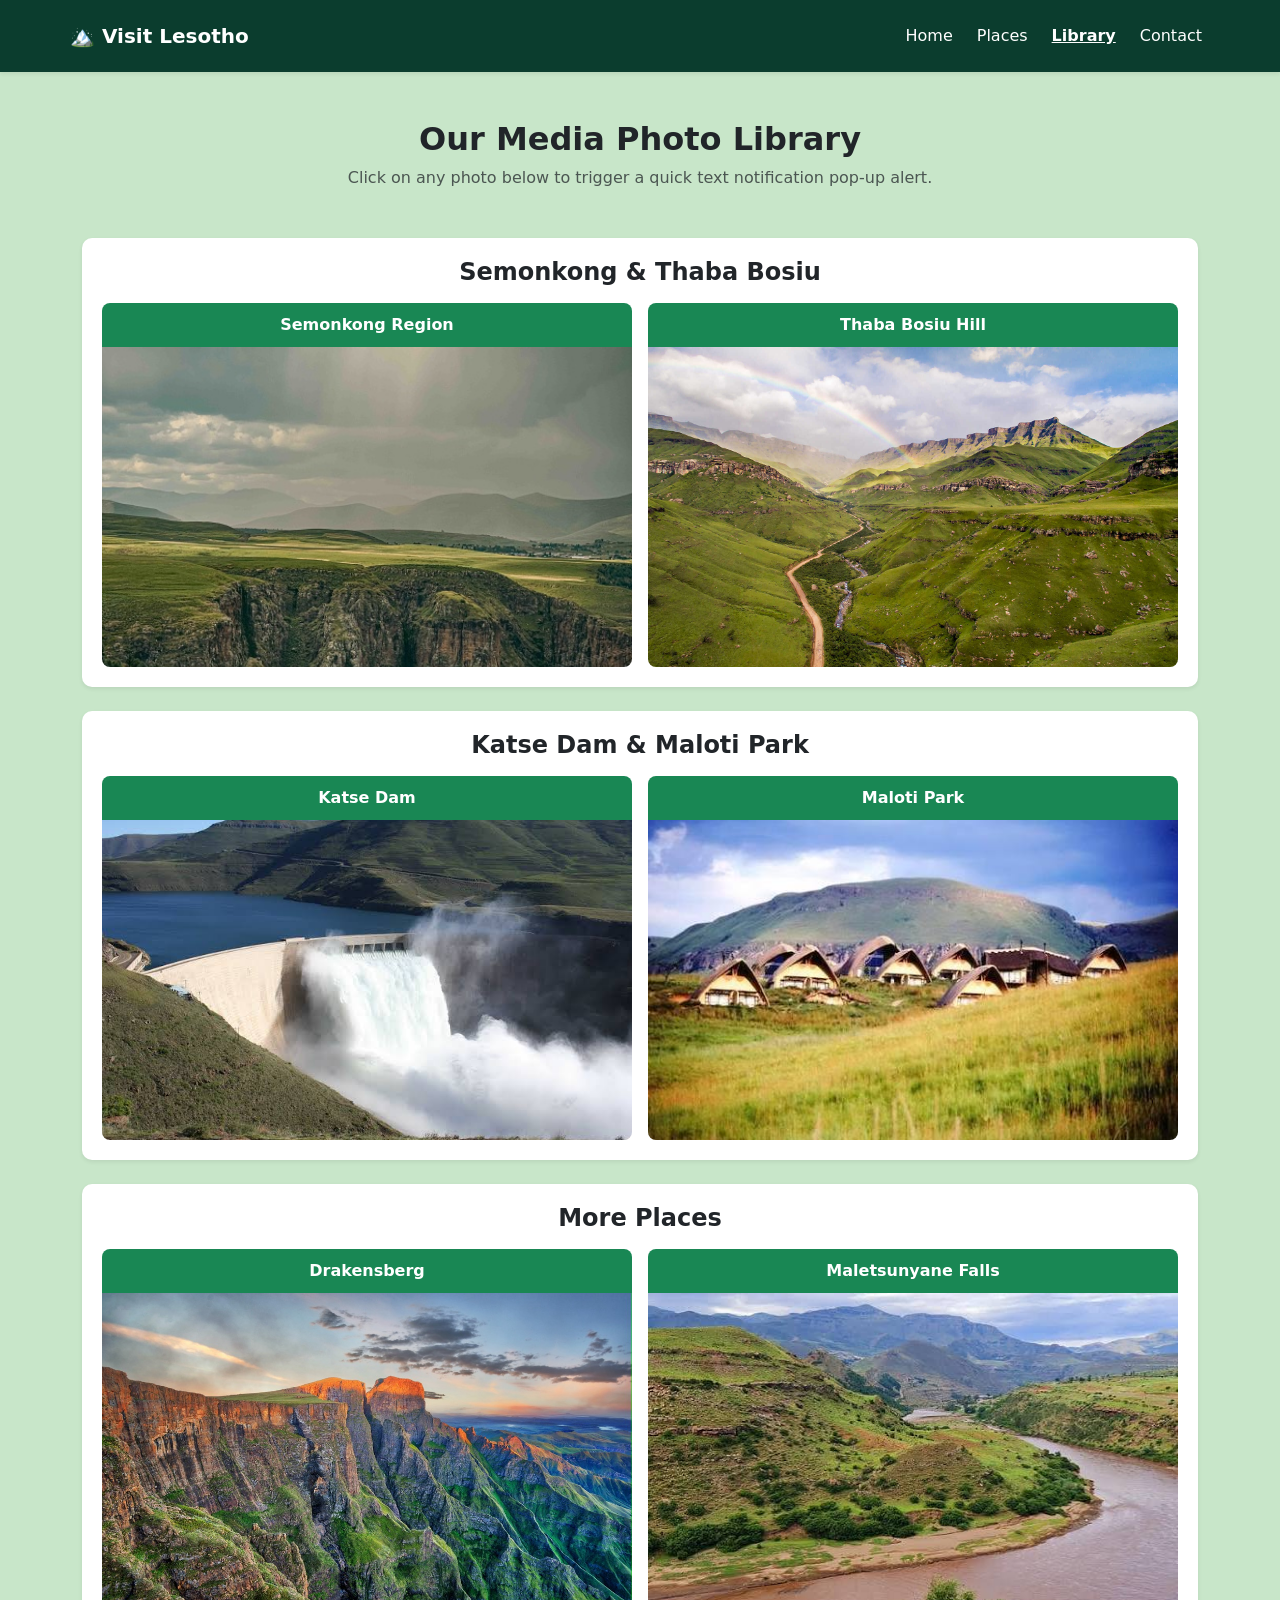
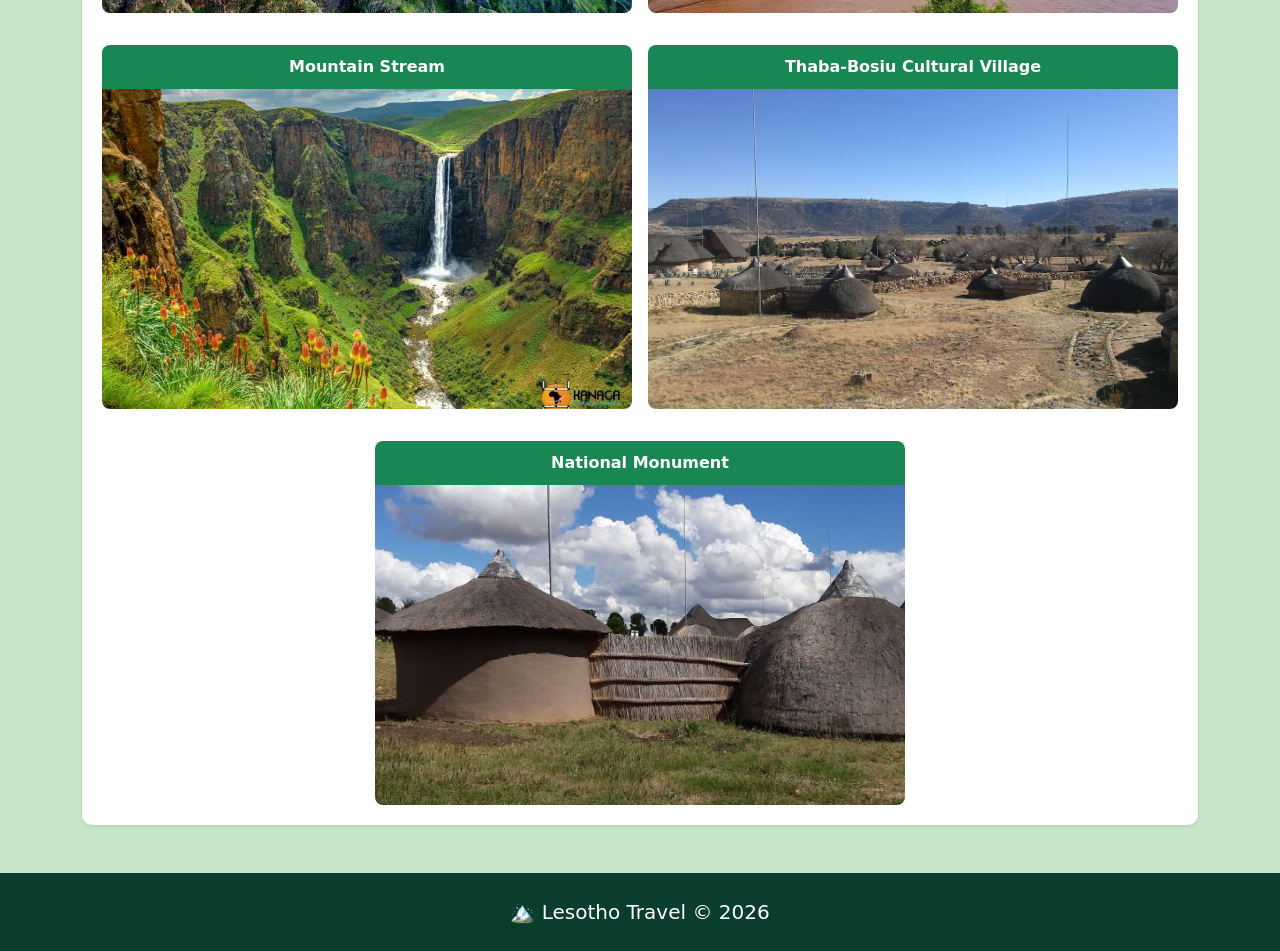
<file: about.html>
<!DOCTYPE html>
<html lang="en">
<head>
    <meta charset="UTF-8">
    <meta name="viewport" content="width=device-width, initial-scale=1">
    <title>Photo Library - Lesotho</title>
    <link href="https://cdn.jsdelivr.net/npm/bootstrap@5.3.3/dist/css/bootstrap.min.css" rel="stylesheet">
    <script src="https://cdn.jsdelivr.net/npm/bootstrap@5.3.3/dist/js/bootstrap.bundle.min.js"></script>
    <style>
        body { background: #c8e6c9; }
        header, footer { background-color: #0b3d2e; }
        .nav-link { color: white !important; }
        .nav-link:hover, .nav-link.active { text-decoration: underline; }
        .content-box { background: white; padding: 20px; border-radius: 10px; }
        .place-img { width: 100%; height: 320px; object-fit: cover; border-radius: 0 0 8px 8px; display: block; margin: 0 auto; }
        .pic-title {
            font-weight: bold;
            text-align: center !important;
            margin-bottom: 0;
            width: 100%;
            background: #198754;
            color: white;
            padding: 10px 5px;
            border-radius: 8px 8px 0 0;
        }
        .section-title { text-align: center; }
        .navbar-toggler { border-color: white; }
        .navbar-toggler-icon { filter: invert(1); }
        @media (max-width: 768px) {
            .place-img { height: 260px; }
            .content-box { padding: 15px; }
            h2 { font-size: 1.5rem; }
        }
        @media (max-width: 480px) {
            .place-img { height: auto; max-height: 280px; }
            .content-box { padding: 12px; }
            h2 { font-size: 1.3rem; }
            main { padding-left: 12px; padding-right: 12px; }
        }
    </style>
</head>
<body>

    <header class="py-2 shadow-sm sticky-top">
        <nav class="navbar navbar-expand-md navbar-dark container">
            <a class="navbar-brand fw-bold mx-auto mx-md-0" href="index.html">🏔️ Visit Lesotho</a>
            <button class="navbar-toggler" type="button" data-bs-toggle="collapse" data-bs-target="#mainNav" aria-controls="mainNav" aria-expanded="false" aria-label="Toggle navigation">
                <span class="navbar-toggler-icon"></span>
            </button>
            <div class="collapse navbar-collapse justify-content-center justify-content-md-end" id="mainNav">
                <ul class="navbar-nav text-center gap-1 gap-md-2">
                    <li class="nav-item"><a class="nav-link px-2" href="index.html">Home</a></li>
                    <li class="nav-item"><a class="nav-link px-2" href="about.html">Places</a></li>
                    <li class="nav-item"><a class="nav-link px-2 fw-bold active" href="gallery.html">Library</a></li>
                    <li class="nav-item"><a class="nav-link px-2" href="contact.html">Contact</a></li>
                </ul>
            </div>
        </nav>
    </header>

    <main class="container my-4 my-md-5">
        <h2 class="text-center mb-2 fw-bold">Our Media Photo Library</h2>
        <p class="text-center text-muted mb-4 mb-md-5 px-2">Click on any photo below to trigger a quick text notification pop-up alert.</p>

        <!-- ROW 1: Semonkong + Thaba Bosiu Hill -->
        <section class="content-box mb-4 shadow-sm">
            <h4 class="mb-3 fw-bold section-title">Semonkong & Thaba Bosiu</h4>
            <div class="row g-3 justify-content-center text-center">
                <div class="col-12 col-md-6">
                    <p class="pic-title">Semonkong Region</p>
                    <img src="semonkong.jpg" alt="Semonkong region" class="place-img img-fluid" onclick="alert('Viewing: Semonkong Region')" style="cursor: pointer;">
                </div>
                <div class="col-12 col-md-6">
                    <p class="pic-title">Thaba Bosiu Hill</p>
                    <img src="thaba bosiu.jpg" alt="Thaba Bosiu hill" class="place-img img-fluid" onclick="alert('Viewing: Thaba Bosiu Hill')" style="cursor: pointer;">
                </div>
            </div>
        </section>

        <!-- ROW 2: Katse Dam + Maloti Park -->
        <section class="content-box mb-4 shadow-sm">
            <h4 class="mb-3 fw-bold section-title">Katse Dam & Maloti Park</h4>
            <div class="row g-3 justify-content-center text-center">
                <div class="col-12 col-md-6">
                    <p class="pic-title">Katse Dam</p>
                    <img src="katsedam.jpg" alt="Katse Dam" class="place-img img-fluid" onclick="alert('Viewing: Katse Dam')" style="cursor: pointer;">
                </div>
                <div class="col-12 col-md-6">
                    <p class="pic-title">Maloti Park</p>
                    <img src="malutipark.jpg" alt="Maloti Park" class="place-img img-fluid" onclick="alert('Viewing: Maloti Park')" style="cursor: pointer;">
                </div>
            </div>
        </section>

        <!-- ROW 3: Your previous pictures - kept -->
        <section class="content-box mb-4 shadow-sm">
            <h4 class="mb-3 fw-bold section-title">More Places</h4>
            <div class="row g-3 justify-content-center text-center">
                <div class="col-12 col-md-6">
                    <p class="pic-title">Drakensberg</p>
                    <img src="Drakensberg.jpg" alt="Drakensberg mountains" class="place-img img-fluid" onclick="alert('Viewing: Highland Grasslands Profile')" style="cursor: pointer;">
                </div>
                <div class="col-12 col-md-6">
                    <p class="pic-title">Maletsunyane Falls</p>
                    <img src="image.jpg" alt="Maletsunyane Falls" class="place-img img-fluid" onclick="alert('Viewing: Maletsunyane Falls Gorge')" style="cursor: pointer;">
                </div>
            </div>
            <div class="row g-3 justify-content-center text-center mt-3">
                <div class="col-12 col-md-6">
                    <p class="pic-title">Mountain Stream</p>
                    <img src="maletsunyanefalls.jpg" alt="Mountain stream" class="place-img img-fluid" onclick="alert('Viewing: Fresh Mountain Catchment Streams')" style="cursor: pointer;">
                </div>
                <div class="col-12 col-md-6">
                    <p class="pic-title">Thaba-Bosiu Cultural Village</p>
                    <img src="Thaba-Bosiu-Cultural-Village.jpeg" alt="Basotho cultural village" class="place-img img-fluid" onclick="alert('Viewing: Rural Highlands Basotho Hut Path')" style="cursor: pointer;">
                </div>
            </div>
            <div class="row g-3 justify-content-center text-center mt-3">
                <div class="col-12 col-md-6">
                    <p class="pic-title">National Monument</p>
                    <img src="national monument.jpg" alt="National monument" class="place-img img-fluid" onclick="alert('Viewing: Mountain Trekking Equestrian Trail')" style="cursor: pointer;">
                </div>
            </div>
        </section>

    </main>

    <footer class="py-4 mt-4">
        <div class="container text-center">
            <p class="fs-5 text-white mb-0">🏔️ Lesotho Travel &copy; 2026</p>
        </div>
    </footer>
</body>
</html>
</file>
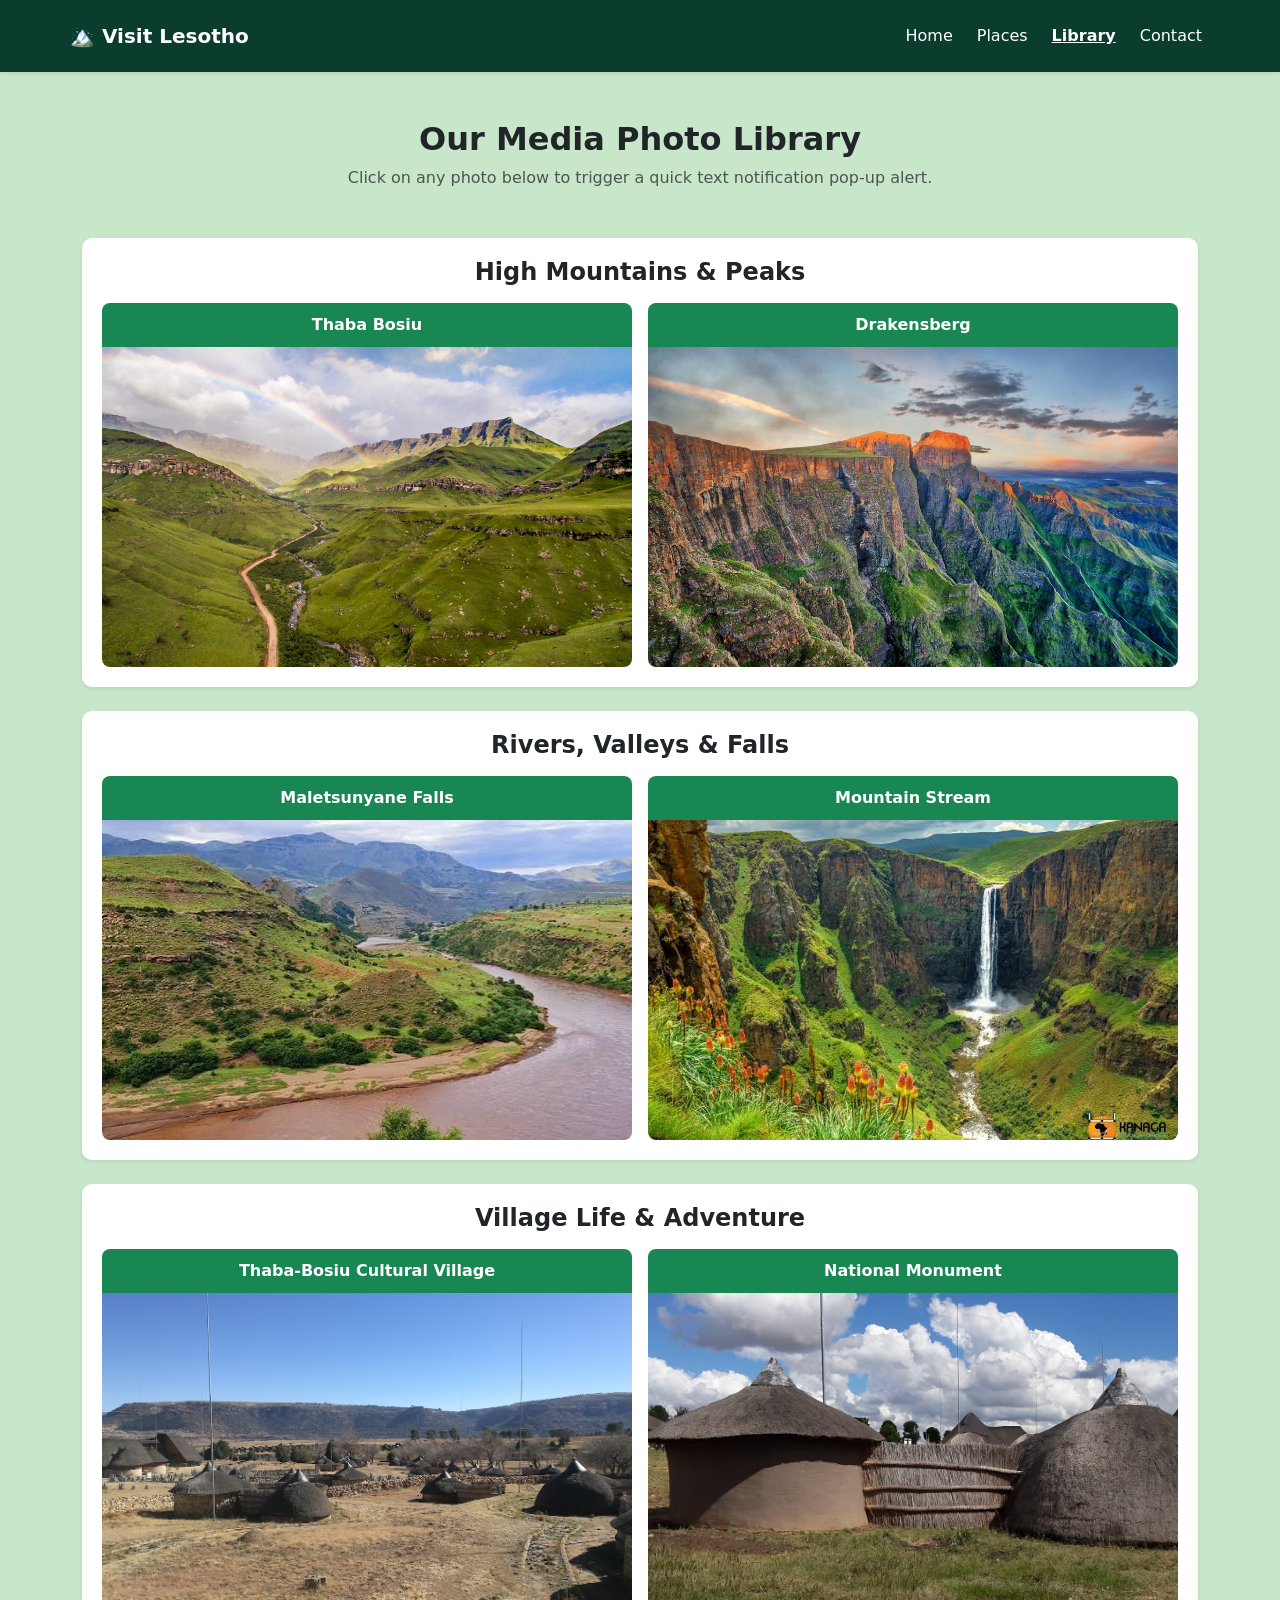
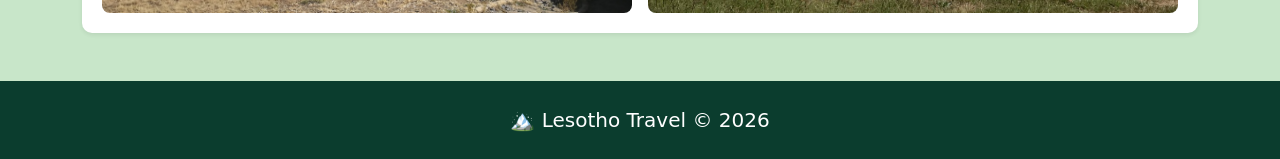
<file: gallery.html>
<!DOCTYPE html>
<html lang="en">
<head>
    <meta charset="UTF-8">
    <meta name="viewport" content="width=device-width, initial-scale=1">
    <title>Photo Library - Lesotho</title>
    <link href="https://cdn.jsdelivr.net/npm/bootstrap@5.3.3/dist/css/bootstrap.min.css" rel="stylesheet">
    <script src="https://cdn.jsdelivr.net/npm/bootstrap@5.3.3/dist/js/bootstrap.bundle.min.js"></script>
    <style>
        body { background: #c8e6c9; }
        header, footer { background-color: #0b3d2e; }
        .nav-link { color: white !important; }
        .nav-link:hover, .nav-link.active { text-decoration: underline; }
        .content-box { background: white; padding: 20px; border-radius: 10px; }
        .place-img { width: 100%; height: 320px; object-fit: cover; border-radius: 0 0 8px 8px; display: block; margin: 0 auto; }
        .pic-title {
            font-weight: bold;
            text-align: center !important;
            margin-bottom: 0;
            width: 100%;
            background: #198754;
            color: white;
            padding: 10px 5px;
            border-radius: 8px 8px 0 0;
        }
        .section-title { text-align: center; }
        .navbar-toggler { border-color: white; }
        .navbar-toggler-icon { filter: invert(1); }
        @media (max-width: 768px) {
            .place-img { height: 260px; }
            .content-box { padding: 15px; }
            h2 { font-size: 1.5rem; }
        }
        @media (max-width: 480px) {
            .place-img { height: auto; max-height: 280px; }
            .content-box { padding: 12px; }
            h2 { font-size: 1.3rem; }
            main { padding-left: 12px; padding-right: 12px; }
        }
    </style>
</head>
<body>

    <header class="py-2 shadow-sm sticky-top">
        <nav class="navbar navbar-expand-md navbar-dark container">
            <a class="navbar-brand fw-bold mx-auto mx-md-0" href="index.html">🏔️ Visit Lesotho</a>
            <button class="navbar-toggler" type="button" data-bs-toggle="collapse" data-bs-target="#mainNav" aria-controls="mainNav" aria-expanded="false" aria-label="Toggle navigation">
                <span class="navbar-toggler-icon"></span>
            </button>
            <div class="collapse navbar-collapse justify-content-center justify-content-md-end" id="mainNav">
                <ul class="navbar-nav text-center gap-1 gap-md-2">
                    <li class="nav-item"><a class="nav-link px-2" href="index.html">Home</a></li>
                    <li class="nav-item"><a class="nav-link px-2" href="about.html">Places</a></li>
                    <li class="nav-item"><a class="nav-link px-2 fw-bold active" href="gallery.html">Library</a></li>
                    <li class="nav-item"><a class="nav-link px-2" href="contact.html">Contact</a></li>
                </ul>
            </div>
        </nav>
    </header>

    <main class="container my-4 my-md-5">
        <h2 class="text-center mb-2 fw-bold">Our Media Photo Library</h2>
        <p class="text-center text-muted mb-4 mb-md-5 px-2">Click on any photo below to trigger a quick text notification pop-up alert.</p>

        <!-- SECTION 1 -->
        <section class="content-box mb-4 shadow-sm">
            <h4 class="mb-3 fw-bold section-title">High Mountains & Peaks</h4>
            <div class="row g-3 justify-content-center text-center">
                <div class="col-12 col-md-6">
                    <p class="pic-title">Thaba Bosiu</p>
                    <img src="thaba bosiu.jpg" alt="Thaba Bosiu mountain" class="place-img img-fluid" onclick="alert('Viewing: Maloti Peak Ridge Profile')" style="cursor: pointer;">
                </div>
                <div class="col-12 col-md-6">
                    <p class="pic-title">Drakensberg</p>
                    <img src="Drakensberg.jpg" alt="Drakensberg mountains" class="place-img img-fluid" onclick="alert('Viewing: Highland Grasslands Profile')" style="cursor: pointer;">
                </div>
            </div>
        </section>

        <!-- SECTION 2 -->
        <section class="content-box mb-4 shadow-sm">
            <h4 class="mb-3 fw-bold section-title">Rivers, Valleys & Falls</h4>
            <div class="row g-3 justify-content-center text-center">
                <div class="col-12 col-md-6">
                    <p class="pic-title">Maletsunyane Falls</p>
                    <img src="image.jpg" alt="Maletsunyane Falls" class="place-img img-fluid" onclick="alert('Viewing: Maletsunyane Falls Gorge')" style="cursor: pointer;">
                </div>
                <div class="col-12 col-md-6">
                    <p class="pic-title">Mountain Stream</p>
                    <img src="maletsunyanefalls.jpg" alt="Mountain stream" class="place-img img-fluid" onclick="alert('Viewing: Fresh Mountain Catchment Streams')" style="cursor: pointer;">
                </div>
            </div>
        </section>

        <!-- SECTION 3 -->
        <section class="content-box mb-4 shadow-sm">
            <h4 class="mb-3 fw-bold section-title">Village Life & Adventure</h4>
            <div class="row g-3 justify-content-center text-center">
                <div class="col-12 col-md-6">
                    <p class="pic-title">Thaba-Bosiu Cultural Village</p>
                    <img src="Thaba-Bosiu-Cultural-Village.jpeg" alt="Basotho cultural village" class="place-img img-fluid" onclick="alert('Viewing: Rural Highlands Basotho Hut Path')" style="cursor: pointer;">
                </div>
                <div class="col-12 col-md-6">
                    <p class="pic-title">National Monument</p>
                    <img src="national monument.jpg" alt="National monument" class="place-img img-fluid" onclick="alert('Viewing: Mountain Trekking Equestrian Trail')" style="cursor: pointer;">
                </div>
            </div>
        </section>

    </main>

    <footer class="py-4 mt-4">
        <div class="container text-center">
            <p class="fs-5 text-white mb-0">🏔️ Lesotho Travel &copy; 2026</p>
        </div>
    </footer>
</body>
</html>
</file>
